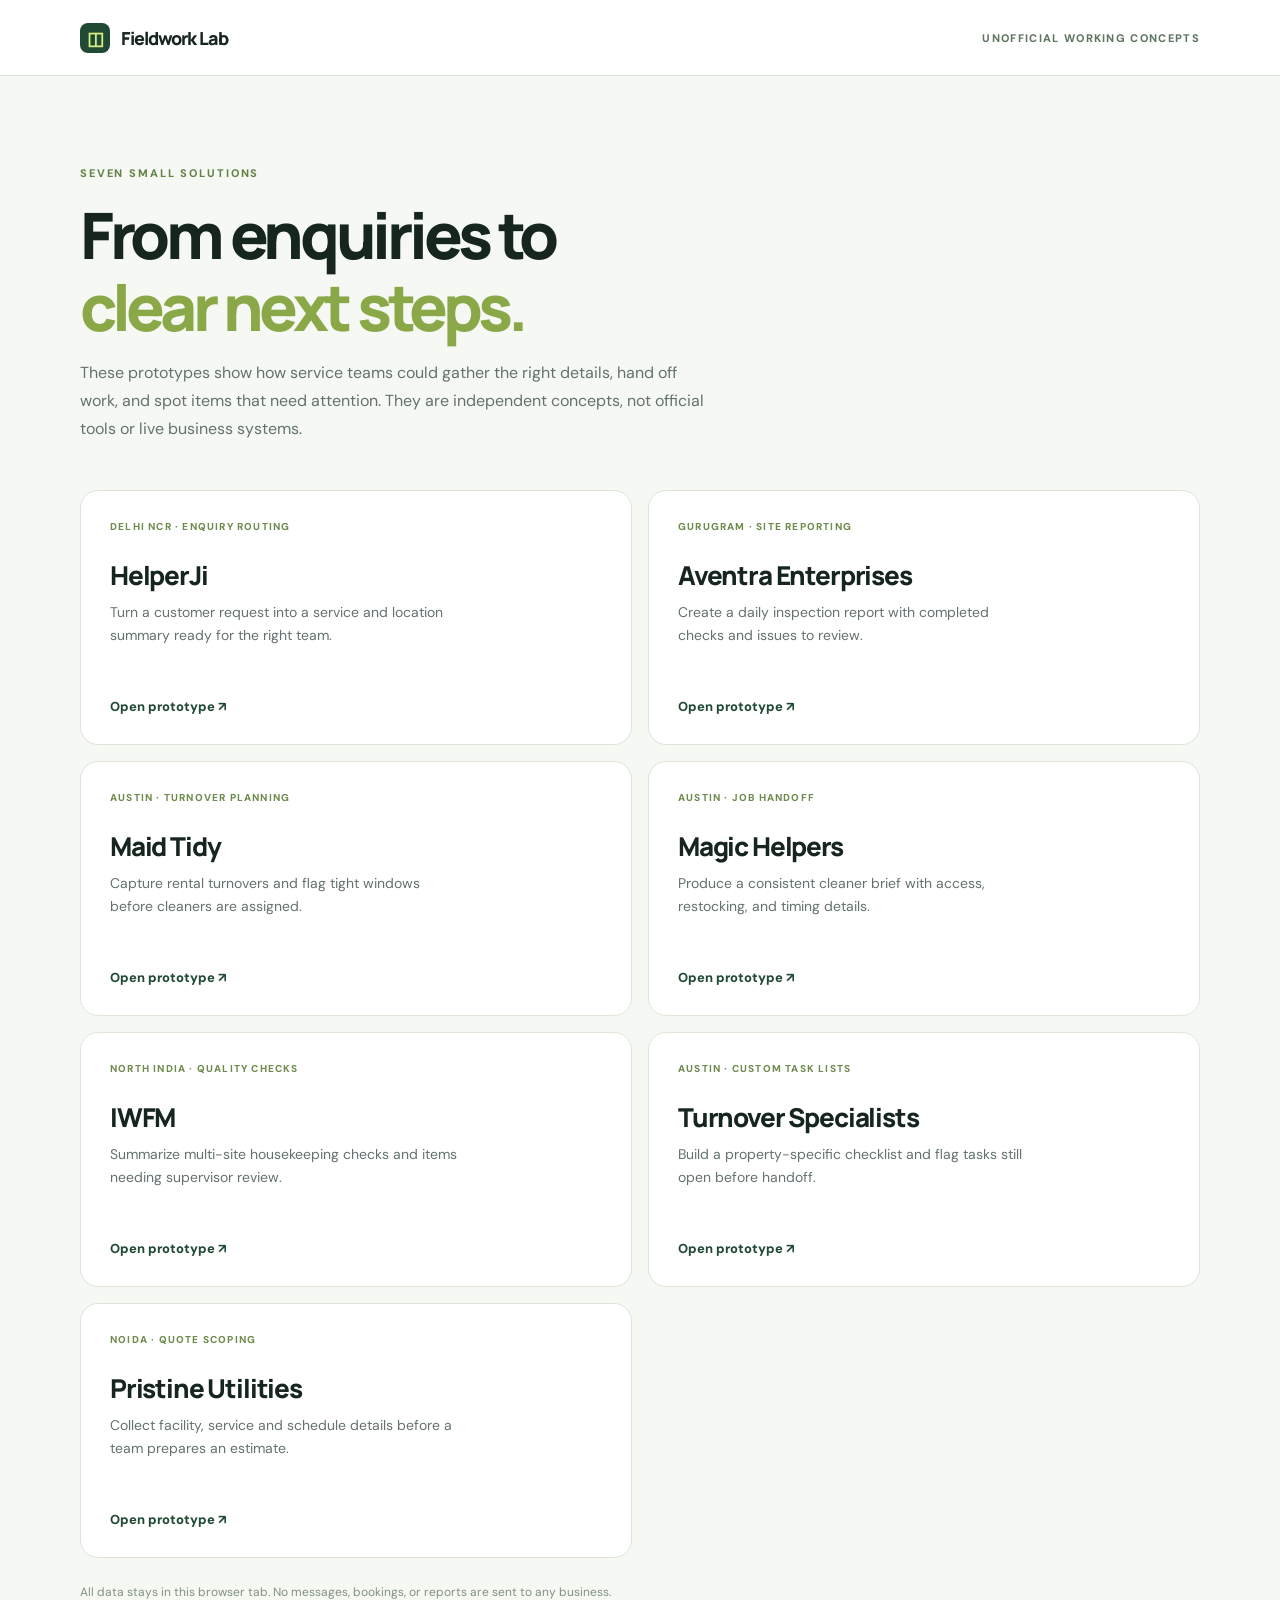
<file: index.html>
<!doctype html><html lang="en"><head><meta charset="utf-8"><meta name="viewport" content="width=device-width,initial-scale=1"><meta name="robots" content="noindex"><title>Service operations concepts</title><link rel="stylesheet" href="style.css"></head><body><header class="top"><div class="shell nav"><a class="logo" href="index.html"><span class="logo-icon">◫</span> Fieldwork Lab</a><span class="top-tag">UNOFFICIAL WORKING CONCEPTS</span></div></header><main class="shell home"><span class="eyebrow">SEVEN SMALL SOLUTIONS</span><h1>From enquiries to<br><em>clear next steps.</em></h1><p class="lede">These prototypes show how service teams could gather the right details, hand off work, and spot items that need attention. They are independent concepts, not official tools or live business systems.</p><div class="card-grid"><a class="card" href="helperji.html"><span class="pill">DELHI NCR · ENQUIRY ROUTING</span><h2>HelperJi</h2><p>Turn a customer request into a service and location summary ready for the right team.</p><span class="card-link">Open prototype ↗</span></a><a class="card" href="aventra.html"><span class="pill">GURUGRAM · SITE REPORTING</span><h2>Aventra Enterprises</h2><p>Create a daily inspection report with completed checks and issues to review.</p><span class="card-link">Open prototype ↗</span></a><a class="card" href="maidtidy.html"><span class="pill">AUSTIN · TURNOVER PLANNING</span><h2>Maid Tidy</h2><p>Capture rental turnovers and flag tight windows before cleaners are assigned.</p><span class="card-link">Open prototype ↗</span></a><a class="card" href="magichelpers.html"><span class="pill">AUSTIN · JOB HANDOFF</span><h2>Magic Helpers</h2><p>Produce a consistent cleaner brief with access, restocking, and timing details.</p><span class="card-link">Open prototype ↗</span></a><a class="card" href="iwfm.html"><span class="pill">NORTH INDIA · QUALITY CHECKS</span><h2>IWFM</h2><p>Summarize multi-site housekeeping checks and items needing supervisor review.</p><span class="card-link">Open prototype ↗</span></a><a class="card" href="turnoverspecialists.html"><span class="pill">AUSTIN · CUSTOM TASK LISTS</span><h2>Turnover Specialists</h2><p>Build a property-specific checklist and flag tasks still open before handoff.</p><span class="card-link">Open prototype ↗</span></a><a class="card" href="pristine.html"><span class="pill">NOIDA · QUOTE SCOPING</span><h2>Pristine Utilities</h2><p>Collect facility, service and schedule details before a team prepares an estimate.</p><span class="card-link">Open prototype ↗</span></a></div><p class="fine">All data stays in this browser tab. No messages, bookings, or reports are sent to any business.</p></main></body></html>
</file>
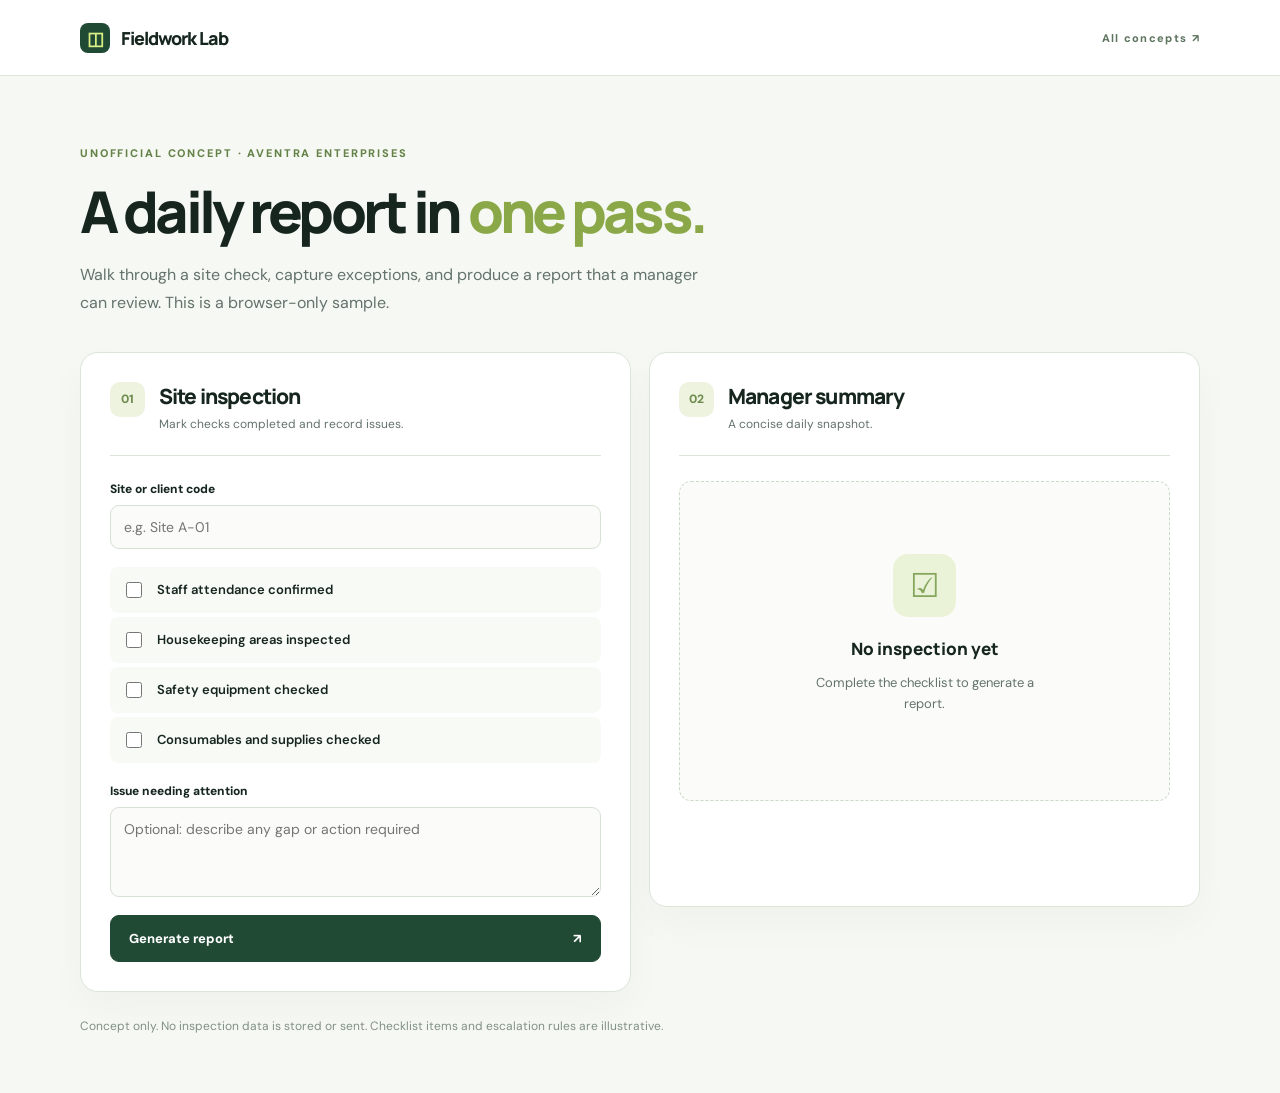
<file: aventra.html>
<!doctype html><html lang="en"><head><meta charset="utf-8"><meta name="viewport" content="width=device-width,initial-scale=1"><meta name="robots" content="noindex"><title>Aventra site reporting concept</title><link rel="stylesheet" href="style.css"></head><body data-demo="aventra"><header class="top"><div class="shell nav"><a class="logo" href="index.html"><span class="logo-icon">◫</span> Fieldwork Lab</a><a class="back" href="index.html">All concepts ↗</a></div></header><main class="shell app"><div class="intro"><span class="eyebrow">UNOFFICIAL CONCEPT · AVENTRA ENTERPRISES</span><h1>A daily report in <em>one pass.</em></h1><p>Walk through a site check, capture exceptions, and produce a report that a manager can review. This is a browser-only sample.</p></div><div class="workbench"><section class="panel"><div class="panel-head"><span class="step">01</span><div><h2>Site inspection</h2><p>Mark checks completed and record issues.</p></div></div><form id="aventra-form"><label for="a-site">Site or client code</label><input id="a-site" placeholder="e.g. Site A-01" maxlength="60" required><div class="checklist"><label class="check"><input type="checkbox" name="check" value="Staff attendance confirmed"><span>Staff attendance confirmed</span></label><label class="check"><input type="checkbox" name="check" value="Housekeeping areas inspected"><span>Housekeeping areas inspected</span></label><label class="check"><input type="checkbox" name="check" value="Safety equipment checked"><span>Safety equipment checked</span></label><label class="check"><input type="checkbox" name="check" value="Consumables and supplies checked"><span>Consumables and supplies checked</span></label></div><label for="a-issue">Issue needing attention</label><textarea id="a-issue" placeholder="Optional: describe any gap or action required" maxlength="400"></textarea><button class="primary" type="submit">Generate report <span>↗</span></button></form></section><section class="panel result-panel"><div class="panel-head"><span class="step">02</span><div><h2>Manager summary</h2><p>A concise daily snapshot.</p></div></div><div class="empty" id="a-empty"><span class="empty-icon">☑</span><strong>No inspection yet</strong><p>Complete the checklist to generate a report.</p></div><div id="a-result" class="result" hidden><div class="metric"><strong id="a-score"></strong><span>checks completed</span></div><p id="a-status" class="status"></p><div class="divider"></div><pre id="a-summary"></pre><button type="button" class="secondary copy" data-copy="a-summary">Copy report</button></div></section></div><p class="fine">Concept only. No inspection data is stored or sent. Checklist items and escalation rules are illustrative.</p></main><script src="app.js"></script></body></html>
</file>
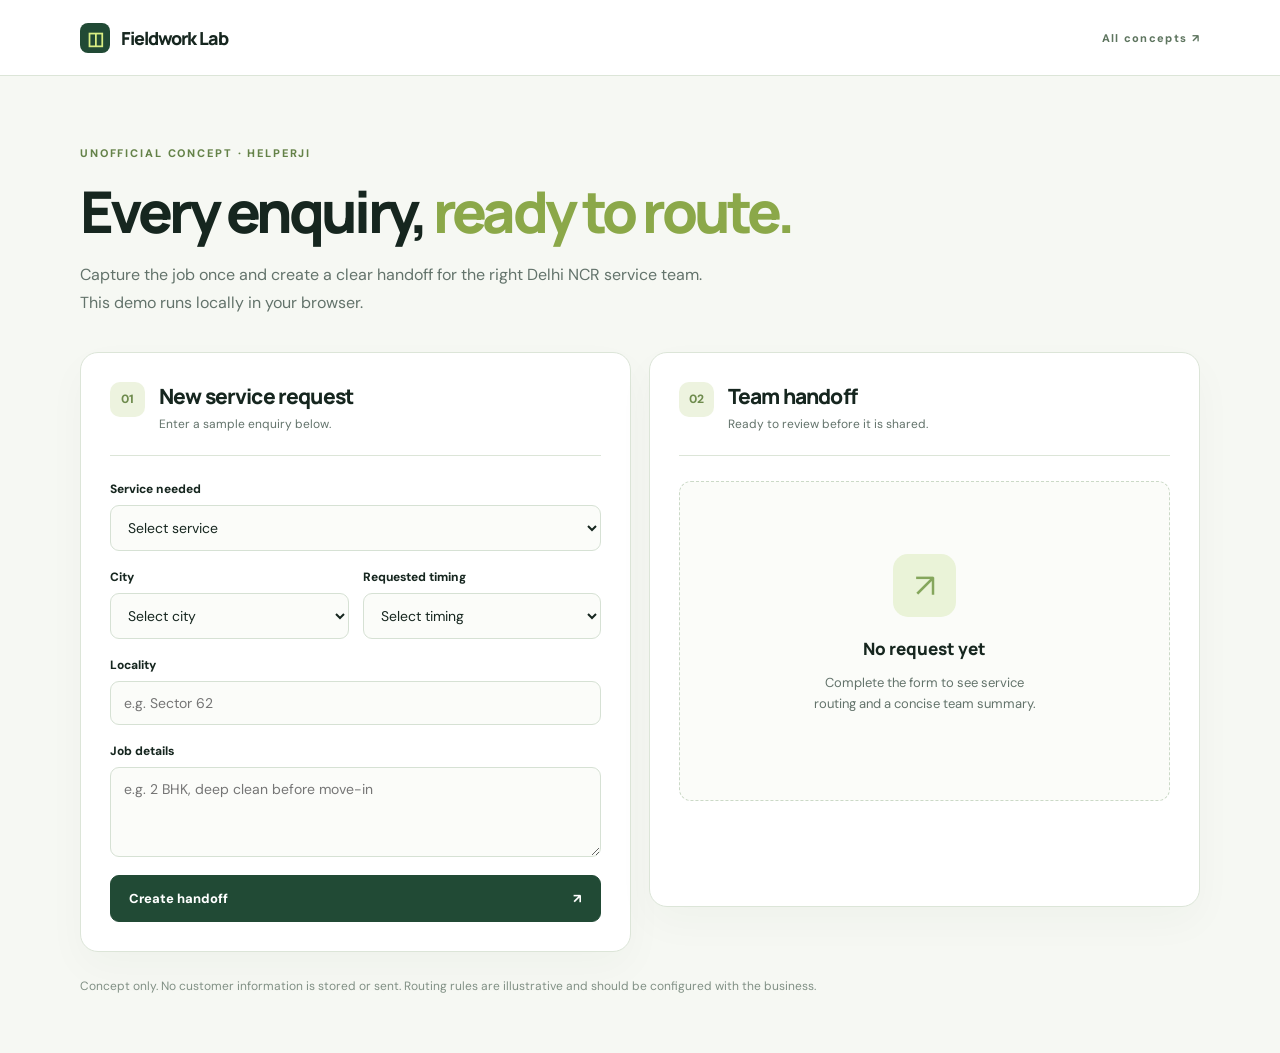
<file: helperji.html>
<!doctype html><html lang="en"><head><meta charset="utf-8"><meta name="viewport" content="width=device-width,initial-scale=1"><meta name="robots" content="noindex"><title>HelperJi enquiry routing concept</title><link rel="stylesheet" href="style.css"></head><body data-demo="helperji"><header class="top"><div class="shell nav"><a class="logo" href="index.html"><span class="logo-icon">◫</span> Fieldwork Lab</a><a class="back" href="index.html">All concepts ↗</a></div></header><main class="shell app"><div class="intro"><span class="eyebrow">UNOFFICIAL CONCEPT · HELPERJI</span><h1>Every enquiry, <em>ready to route.</em></h1><p>Capture the job once and create a clear handoff for the right Delhi NCR service team. This demo runs locally in your browser.</p></div><div class="workbench"><section class="panel"><div class="panel-head"><span class="step">01</span><div><h2>New service request</h2><p>Enter a sample enquiry below.</p></div></div><form id="helperji-form"><label for="h-service">Service needed</label><select id="h-service" required><option value="">Select service</option><option>Home deep cleaning</option><option>Office cleaning</option><option>Sofa cleaning</option><option>Kitchen and bathroom cleaning</option></select><div class="form-row"><div><label for="h-city">City</label><select id="h-city" required><option value="">Select city</option><option>Noida</option><option>Delhi</option><option>Gurugram</option><option>Ghaziabad</option><option>Greater Noida</option><option>Faridabad</option></select></div><div><label for="h-when">Requested timing</label><select id="h-when" required><option value="">Select timing</option><option>Today</option><option>This week</option><option>Flexible</option></select></div></div><label for="h-area">Locality</label><input id="h-area" placeholder="e.g. Sector 62" maxlength="60" required><label for="h-details">Job details</label><textarea id="h-details" placeholder="e.g. 2 BHK, deep clean before move-in" maxlength="350" required></textarea><button class="primary" type="submit">Create handoff <span>↗</span></button></form></section><section class="panel result-panel"><div class="panel-head"><span class="step">02</span><div><h2>Team handoff</h2><p>Ready to review before it is shared.</p></div></div><div class="empty" id="h-empty"><span class="empty-icon">↗</span><strong>No request yet</strong><p>Complete the form to see service routing and a concise team summary.</p></div><div id="h-result" class="result" hidden><div class="result-kicker">ROUTING SUGGESTION</div><h3 id="h-route"></h3><p id="h-priority" class="status"></p><div class="divider"></div><pre id="h-summary"></pre><button type="button" class="secondary copy" data-copy="h-summary">Copy summary</button></div></section></div><p class="fine">Concept only. No customer information is stored or sent. Routing rules are illustrative and should be configured with the business.</p></main><script src="app.js"></script></body></html>
</file>
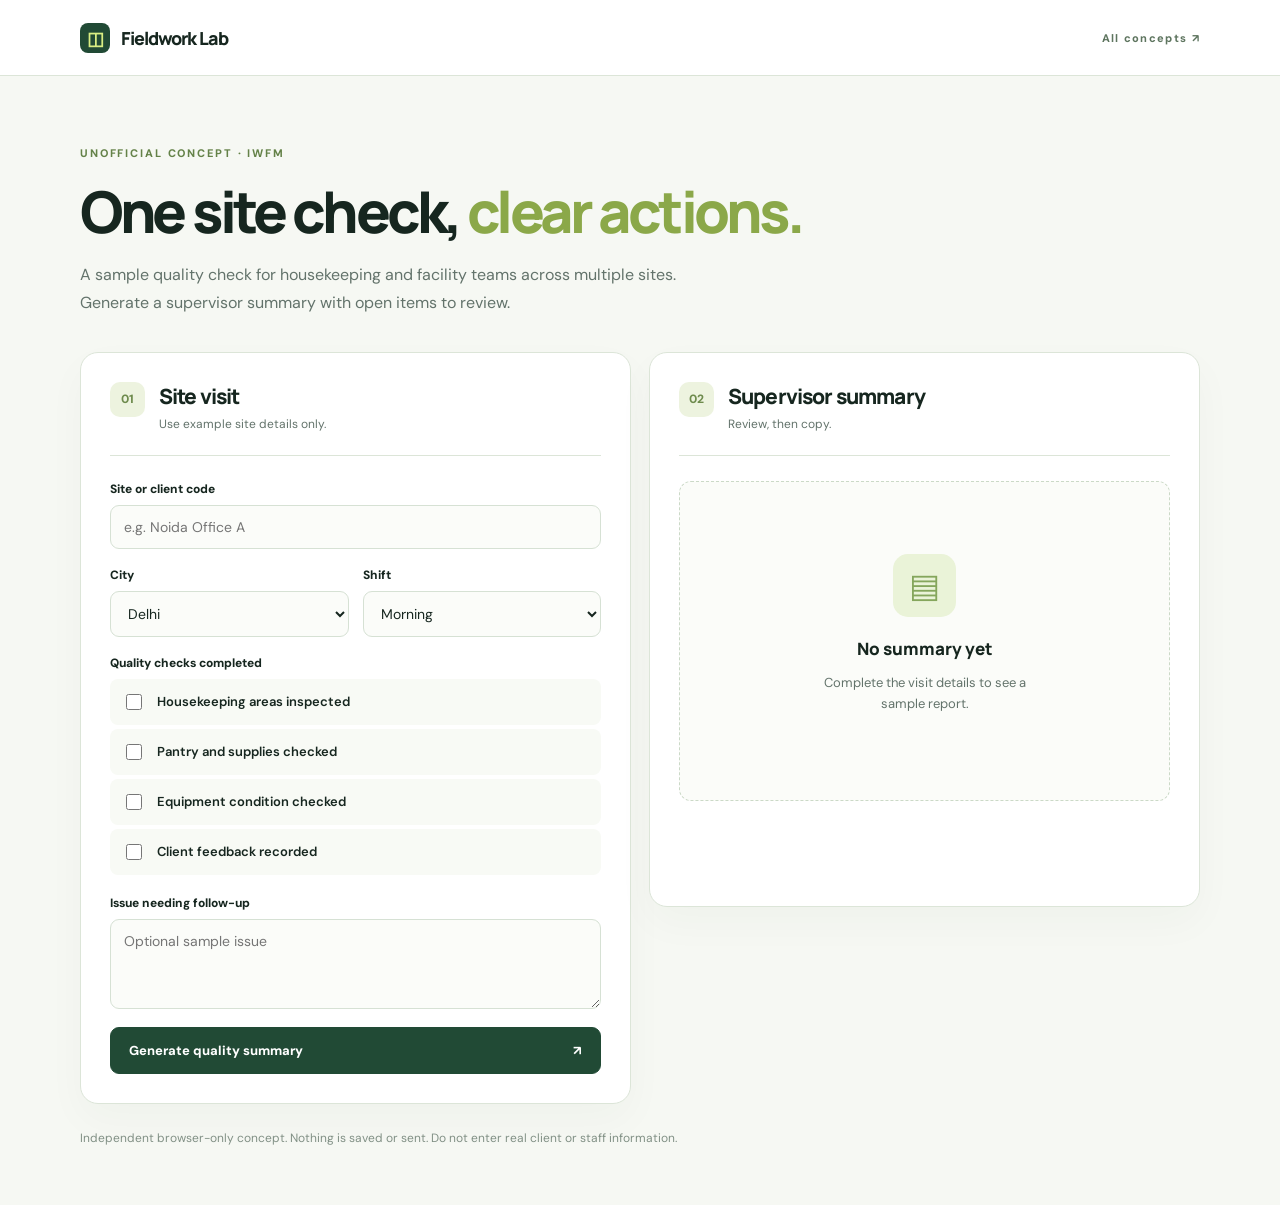
<file: iwfm.html>
<!doctype html>
<html lang="en"><head><meta charset="utf-8"><meta name="viewport" content="width=device-width,initial-scale=1"><meta name="robots" content="noindex"><title>IWFM quality check concept</title><link rel="stylesheet" href="style.css"></head>
<body data-demo="iwfm"><header class="top"><div class="shell nav"><a class="logo" href="index.html"><span class="logo-icon">◫</span> Fieldwork Lab</a><a class="back" href="index.html">All concepts ↗</a></div></header>
<main class="shell app"><div class="intro"><span class="eyebrow">UNOFFICIAL CONCEPT · IWFM</span><h1>One site check, <em>clear actions.</em></h1><p>A sample quality check for housekeeping and facility teams across multiple sites. Generate a supervisor summary with open items to review.</p></div>
<div class="workbench"><section class="panel"><div class="panel-head"><span class="step">01</span><div><h2>Site visit</h2><p>Use example site details only.</p></div></div><form id="iwfm-form"><label for="i-site">Site or client code</label><input id="i-site" maxlength="70" placeholder="e.g. Noida Office A" required><div class="form-row"><div><label for="i-city">City</label><select id="i-city"><option>Delhi</option><option>Noida</option><option>Gurugram</option><option>Chandigarh</option></select></div><div><label for="i-shift">Shift</label><select id="i-shift"><option>Morning</option><option>Afternoon</option><option>Evening</option></select></div></div><label>Quality checks completed</label><div class="checklist"><label class="check"><input type="checkbox" name="icheck" value="Housekeeping areas inspected">Housekeeping areas inspected</label><label class="check"><input type="checkbox" name="icheck" value="Pantry and supplies checked">Pantry and supplies checked</label><label class="check"><input type="checkbox" name="icheck" value="Equipment condition checked">Equipment condition checked</label><label class="check"><input type="checkbox" name="icheck" value="Client feedback recorded">Client feedback recorded</label></div><label for="i-issue">Issue needing follow-up</label><textarea id="i-issue" maxlength="350" placeholder="Optional sample issue"></textarea><button class="primary" type="submit">Generate quality summary <span>↗</span></button></form></section>
<section class="panel result-panel"><div class="panel-head"><span class="step">02</span><div><h2>Supervisor summary</h2><p>Review, then copy.</p></div></div><div class="empty" id="i-empty"><span class="empty-icon">▤</span><strong>No summary yet</strong><p>Complete the visit details to see a sample report.</p></div><div id="i-result" class="result" hidden><span class="result-kicker">COMPLETION</span><div class="metric"><strong id="i-score"></strong><span>checks</span></div><p class="status" id="i-status"></p><div class="divider"></div><pre id="i-summary"></pre><button type="button" class="secondary copy" data-copy="i-summary">Copy summary</button></div></section></div><p class="fine">Independent browser-only concept. Nothing is saved or sent. Do not enter real client or staff information.</p></main><script src="app.js"></script></body></html>
</file>
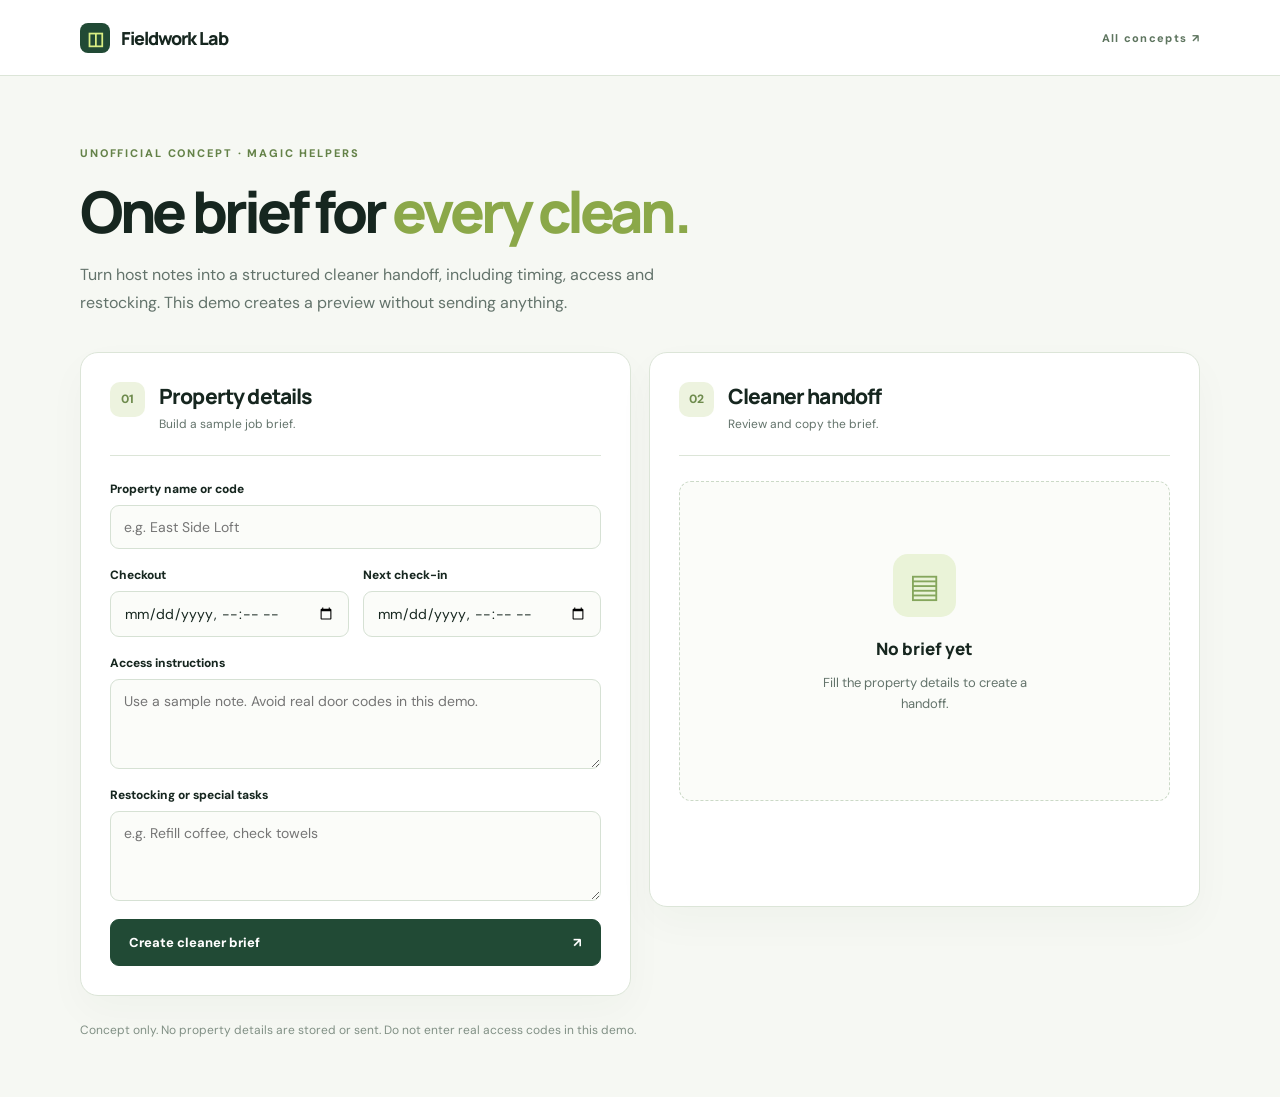
<file: magichelpers.html>
<!doctype html><html lang="en"><head><meta charset="utf-8"><meta name="viewport" content="width=device-width,initial-scale=1"><meta name="robots" content="noindex"><title>Magic Helpers job handoff concept</title><link rel="stylesheet" href="style.css"></head><body data-demo="magichelpers"><header class="top"><div class="shell nav"><a class="logo" href="index.html"><span class="logo-icon">◫</span> Fieldwork Lab</a><a class="back" href="index.html">All concepts ↗</a></div></header><main class="shell app"><div class="intro"><span class="eyebrow">UNOFFICIAL CONCEPT · MAGIC HELPERS</span><h1>One brief for <em>every clean.</em></h1><p>Turn host notes into a structured cleaner handoff, including timing, access and restocking. This demo creates a preview without sending anything.</p></div><div class="workbench"><section class="panel"><div class="panel-head"><span class="step">01</span><div><h2>Property details</h2><p>Build a sample job brief.</p></div></div><form id="magic-form"><label for="g-property">Property name or code</label><input id="g-property" placeholder="e.g. East Side Loft" maxlength="65" required><div class="form-row"><div><label for="g-checkout">Checkout</label><input id="g-checkout" type="datetime-local" required></div><div><label for="g-checkin">Next check-in</label><input id="g-checkin" type="datetime-local" required></div></div><label for="g-access">Access instructions</label><textarea id="g-access" placeholder="Use a sample note. Avoid real door codes in this demo." maxlength="300" required></textarea><label for="g-restock">Restocking or special tasks</label><textarea id="g-restock" placeholder="e.g. Refill coffee, check towels" maxlength="300"></textarea><button class="primary" type="submit">Create cleaner brief <span>↗</span></button></form></section><section class="panel result-panel"><div class="panel-head"><span class="step">02</span><div><h2>Cleaner handoff</h2><p>Review and copy the brief.</p></div></div><div class="empty" id="g-empty"><span class="empty-icon">▤</span><strong>No brief yet</strong><p>Fill the property details to create a handoff.</p></div><div id="g-result" class="result" hidden><p id="g-status" class="status"></p><pre id="g-summary"></pre><button type="button" class="secondary copy" data-copy="g-summary">Copy brief</button></div></section></div><p class="fine">Concept only. No property details are stored or sent. Do not enter real access codes in this demo.</p></main><script src="app.js"></script></body></html>
</file>
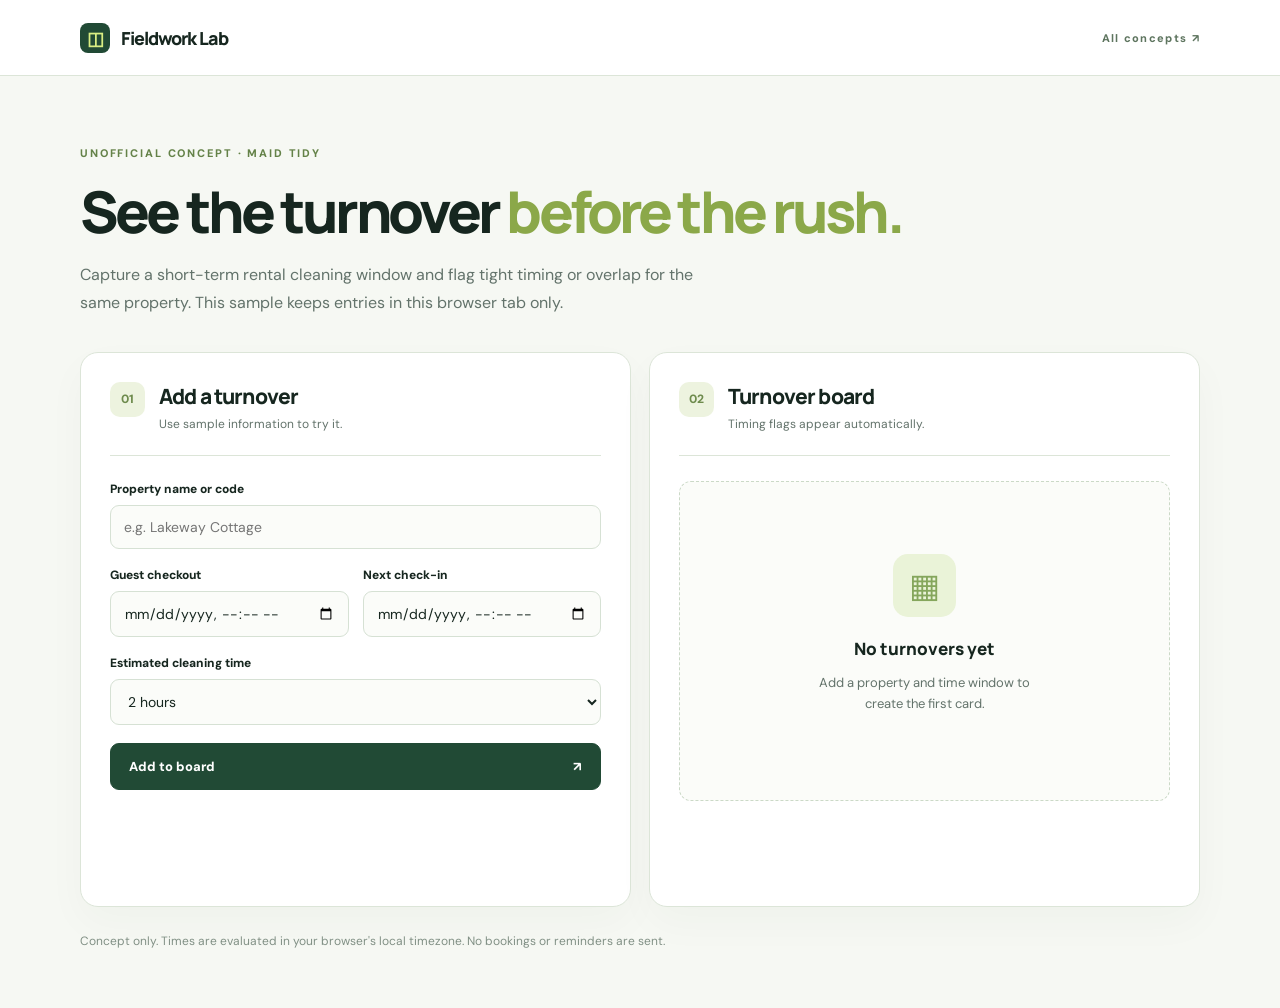
<file: maidtidy.html>
<!doctype html><html lang="en"><head><meta charset="utf-8"><meta name="viewport" content="width=device-width,initial-scale=1"><meta name="robots" content="noindex"><title>Maid Tidy turnover planning concept</title><link rel="stylesheet" href="style.css"></head><body data-demo="maidtidy"><header class="top"><div class="shell nav"><a class="logo" href="index.html"><span class="logo-icon">◫</span> Fieldwork Lab</a><a class="back" href="index.html">All concepts ↗</a></div></header><main class="shell app"><div class="intro"><span class="eyebrow">UNOFFICIAL CONCEPT · MAID TIDY</span><h1>See the turnover <em>before the rush.</em></h1><p>Capture a short-term rental cleaning window and flag tight timing or overlap for the same property. This sample keeps entries in this browser tab only.</p></div><div class="workbench"><section class="panel"><div class="panel-head"><span class="step">01</span><div><h2>Add a turnover</h2><p>Use sample information to try it.</p></div></div><form id="maidtidy-form"><label for="m-property">Property name or code</label><input id="m-property" placeholder="e.g. Lakeway Cottage" maxlength="65" required><div class="form-row"><div><label for="m-out">Guest checkout</label><input id="m-out" type="datetime-local" required></div><div><label for="m-in">Next check-in</label><input id="m-in" type="datetime-local" required></div></div><label for="m-clean">Estimated cleaning time</label><select id="m-clean"><option value="2">2 hours</option><option value="3">3 hours</option><option value="4">4 hours</option><option value="5">5 hours</option></select><button class="primary" type="submit">Add to board <span>↗</span></button></form></section><section class="panel result-panel"><div class="panel-head"><span class="step">02</span><div><h2>Turnover board</h2><p>Timing flags appear automatically.</p></div></div><div class="empty" id="m-empty"><span class="empty-icon">▦</span><strong>No turnovers yet</strong><p>Add a property and time window to create the first card.</p></div><div id="m-board" class="board"></div><button id="m-clear" type="button" class="secondary" hidden>Clear demo entries</button></section></div><p class="fine">Concept only. Times are evaluated in your browser's local timezone. No bookings or reminders are sent.</p></main><script src="app.js"></script></body></html>
</file>
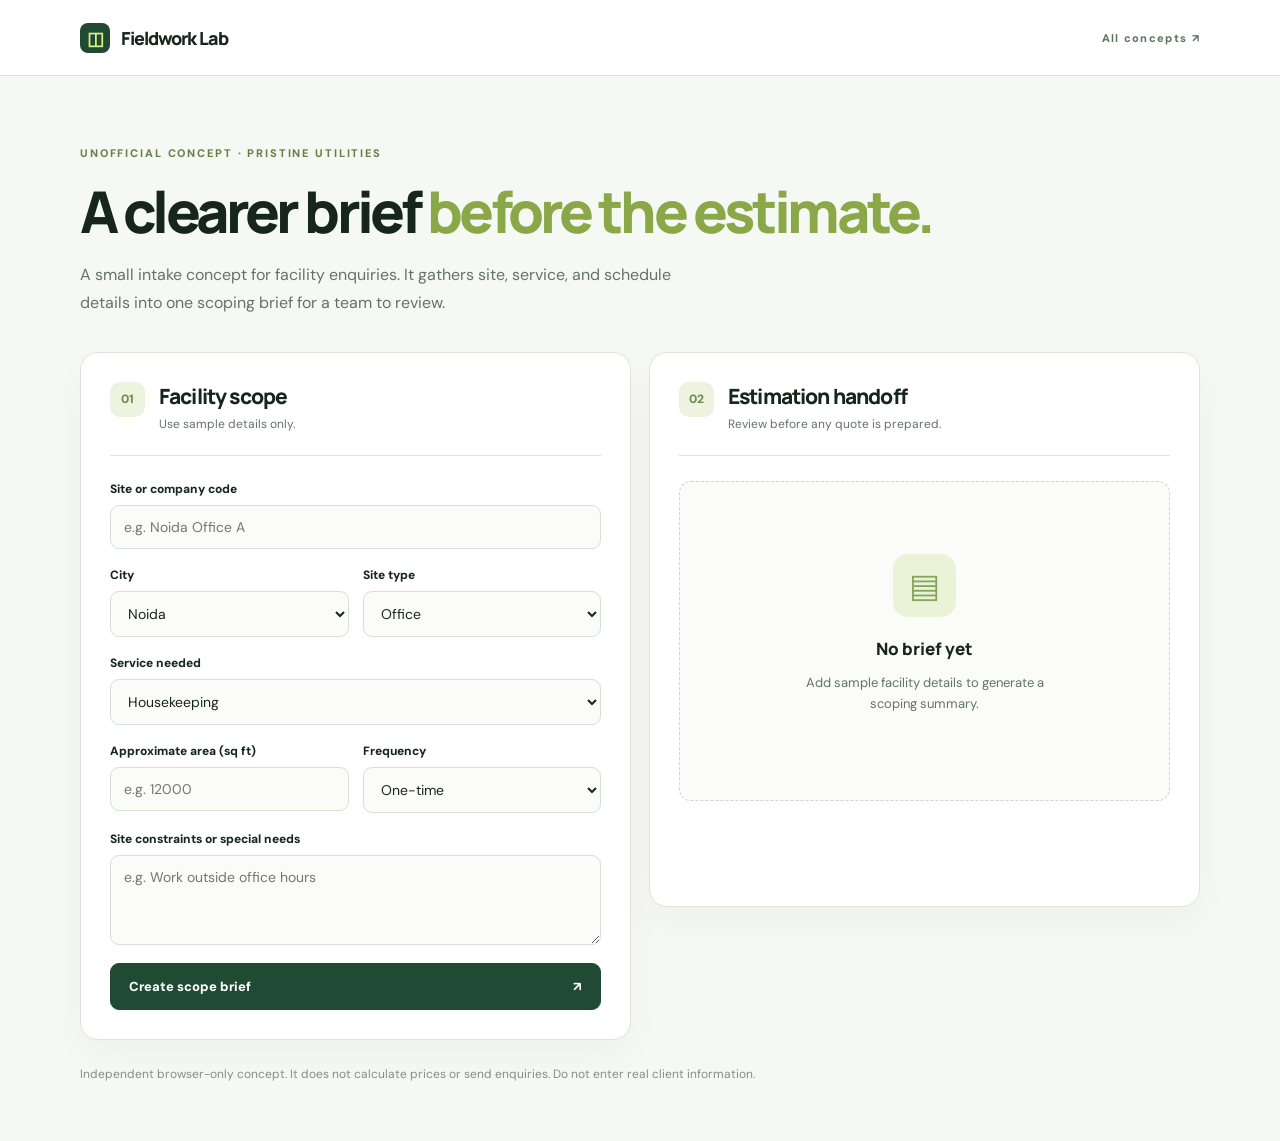
<file: pristine.html>
<!doctype html>
<html lang="en"><head><meta charset="utf-8"><meta name="viewport" content="width=device-width,initial-scale=1"><meta name="robots" content="noindex"><title>Pristine Utilities scope brief concept</title><link rel="stylesheet" href="style.css"></head>
<body data-demo="pristine"><header class="top"><div class="shell nav"><a class="logo" href="index.html"><span class="logo-icon">◫</span> Fieldwork Lab</a><a class="back" href="index.html">All concepts ↗</a></div></header>
<main class="shell app"><div class="intro"><span class="eyebrow">UNOFFICIAL CONCEPT · PRISTINE UTILITIES</span><h1>A clearer brief <em>before the estimate.</em></h1><p>A small intake concept for facility enquiries. It gathers site, service, and schedule details into one scoping brief for a team to review.</p></div>
<div class="workbench"><section class="panel"><div class="panel-head"><span class="step">01</span><div><h2>Facility scope</h2><p>Use sample details only.</p></div></div><form id="p-form"><label for="p-site">Site or company code</label><input id="p-site" maxlength="70" placeholder="e.g. Noida Office A" required><div class="form-row"><div><label for="p-city">City</label><select id="p-city"><option>Noida</option><option>New Delhi</option><option>Gurugram</option><option>Other</option></select></div><div><label for="p-type">Site type</label><select id="p-type"><option>Office</option><option>Residential complex</option><option>Retail</option><option>Other</option></select></div></div><label for="p-service">Service needed</label><select id="p-service"><option>Housekeeping</option><option>Deep cleaning</option><option>Electro-mechanical operations</option><option>Horticulture</option><option>Manpower outsourcing</option><option>Pest control</option><option>Other</option></select><div class="form-row"><div><label for="p-size">Approximate area (sq ft)</label><input id="p-size" type="number" min="1" max="10000000" placeholder="e.g. 12000" required></div><div><label for="p-frequency">Frequency</label><select id="p-frequency"><option>One-time</option><option>Daily</option><option>Weekly</option><option>Monthly</option></select></div></div><label for="p-notes">Site constraints or special needs</label><textarea id="p-notes" maxlength="350" placeholder="e.g. Work outside office hours"></textarea><button class="primary" type="submit">Create scope brief <span>↗</span></button></form></section>
<section class="panel result-panel"><div class="panel-head"><span class="step">02</span><div><h2>Estimation handoff</h2><p>Review before any quote is prepared.</p></div></div><div class="empty" id="p-empty"><span class="empty-icon">▤</span><strong>No brief yet</strong><p>Add sample facility details to generate a scoping summary.</p></div><div id="p-result" class="result" hidden><p class="status" id="p-status"></p><pre id="p-summary"></pre><button type="button" class="secondary copy" data-copy="p-summary">Copy summary</button></div></section></div><p class="fine">Independent browser-only concept. It does not calculate prices or send enquiries. Do not enter real client information.</p></main><script src="app.js"></script></body></html>
</file>
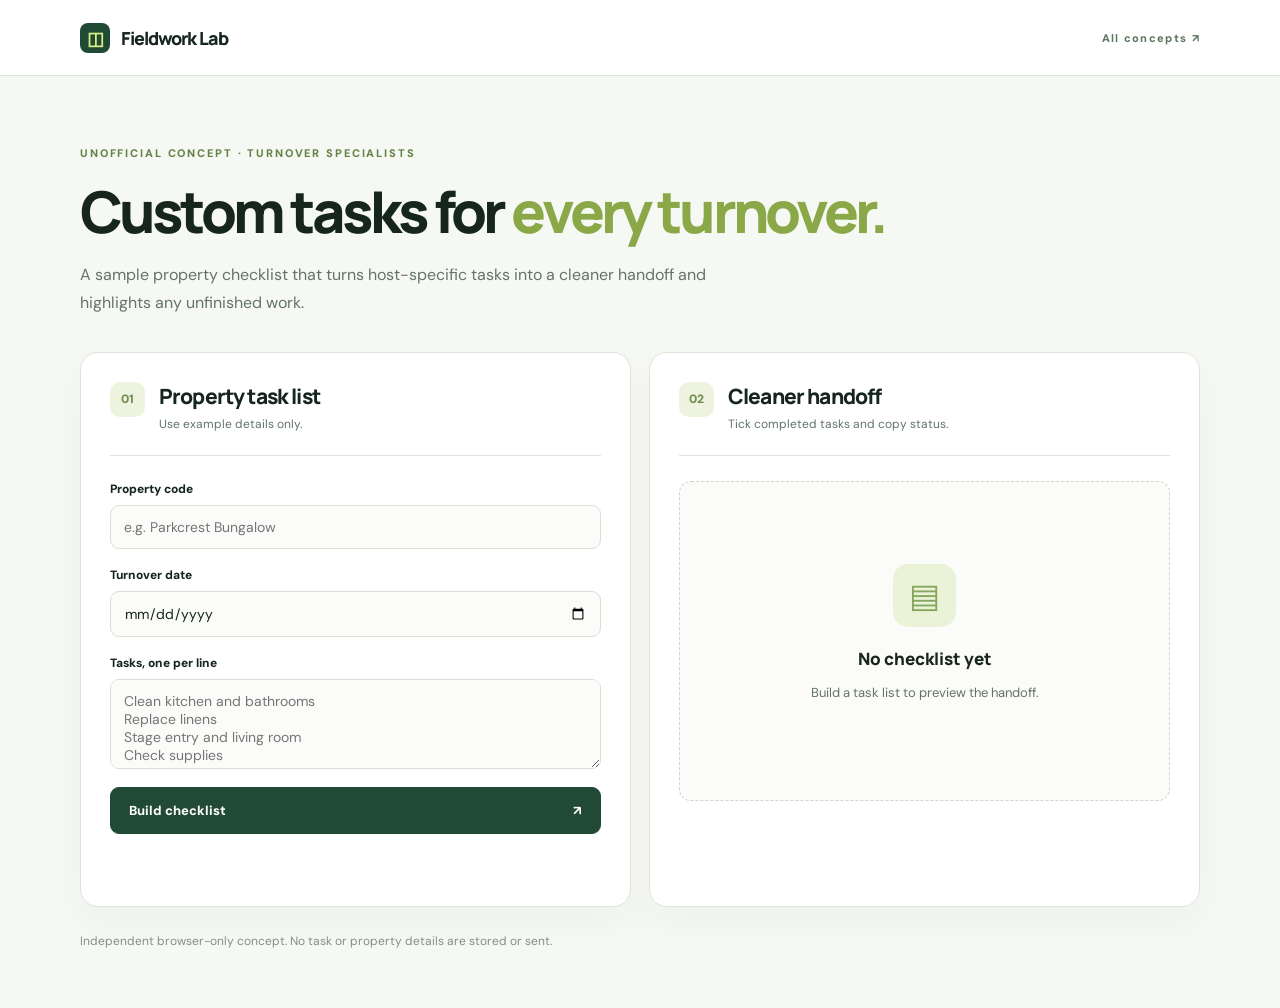
<file: turnoverspecialists.html>
<!doctype html>
<html lang="en"><head><meta charset="utf-8"><meta name="viewport" content="width=device-width,initial-scale=1"><meta name="robots" content="noindex"><title>Turnover Specialists task-list concept</title><link rel="stylesheet" href="style.css"></head>
<body data-demo="turnoverspecialists"><header class="top"><div class="shell nav"><a class="logo" href="index.html"><span class="logo-icon">◫</span> Fieldwork Lab</a><a class="back" href="index.html">All concepts ↗</a></div></header>
<main class="shell app"><div class="intro"><span class="eyebrow">UNOFFICIAL CONCEPT · TURNOVER SPECIALISTS</span><h1>Custom tasks for <em>every turnover.</em></h1><p>A sample property checklist that turns host-specific tasks into a cleaner handoff and highlights any unfinished work.</p></div>
<div class="workbench"><section class="panel"><div class="panel-head"><span class="step">01</span><div><h2>Property task list</h2><p>Use example details only.</p></div></div><form id="ts-form"><label for="ts-property">Property code</label><input id="ts-property" maxlength="70" placeholder="e.g. Parkcrest Bungalow" required><label for="ts-window">Turnover date</label><input id="ts-window" type="date" required><label for="ts-tasks">Tasks, one per line</label><textarea id="ts-tasks" maxlength="600" placeholder="Clean kitchen and bathrooms&#10;Replace linens&#10;Stage entry and living room&#10;Check supplies" required></textarea><button class="primary" type="submit">Build checklist <span>↗</span></button></form></section>
<section class="panel result-panel"><div class="panel-head"><span class="step">02</span><div><h2>Cleaner handoff</h2><p>Tick completed tasks and copy status.</p></div></div><div class="empty" id="ts-empty"><span class="empty-icon">▤</span><strong>No checklist yet</strong><p>Build a task list to preview the handoff.</p></div><div id="ts-result" class="result" hidden><div class="checklist" id="ts-checklist"></div><p class="status" id="ts-status"></p><pre id="ts-summary"></pre><button type="button" class="secondary copy" data-copy="ts-summary">Copy summary</button></div></section></div><p class="fine">Independent browser-only concept. No task or property details are stored or sent.</p></main><script src="app.js"></script></body></html>
</file>
<file: style.css>
@import url('https://fonts.googleapis.com/css2?family=DM+Sans:wght@400;500;600;700&family=Manrope:wght@400;500;600;700;800&display=swap');
:root{--ink:#16261f;--muted:#63736b;--bg:#f6f8f3;--line:#dce5d8;--green:#214a35;--lime:#d9ee83}*{box-sizing:border-box}body{margin:0;background:var(--bg);color:var(--ink);font-family:'DM Sans',Arial,sans-serif}a{text-decoration:none;color:inherit}.shell{width:min(1120px,calc(100% - 40px));margin:auto}.top{background:#fff;border-bottom:1px solid var(--line)}.nav{height:75px;display:flex;align-items:center;justify-content:space-between}.logo{font:800 18px 'Manrope',sans-serif;letter-spacing:-.06em}.logo-icon{display:inline-grid;place-items:center;background:var(--green);color:var(--lime);width:30px;height:30px;border-radius:8px;margin-right:8px;letter-spacing:0}.top-tag,.back{font-size:11px;font-weight:800;letter-spacing:.12em;color:#5e755f}.back:hover{text-decoration:underline}.home{padding:85px 0 70px}.eyebrow{font-size:11px;font-weight:800;letter-spacing:.17em;color:#648248}.home h1,.intro h1{font:800 clamp(40px,5vw,67px)/1.12 'Manrope',sans-serif;letter-spacing:-.067em;margin:17px 0}.home h1 em,.intro h1 em{font-style:normal;color:#8ba849}.lede,.intro p{font-size:16px;line-height:1.75;color:var(--muted);max-width:630px}.card-grid{display:grid;grid-template-columns:repeat(2,1fr);gap:16px;margin-top:47px}.card{display:flex;flex-direction:column;background:white;border:1px solid var(--line);border-radius:18px;min-height:255px;padding:29px;transition:transform .15s,box-shadow .15s}.card:hover{transform:translateY(-3px);box-shadow:0 18px 40px #203a2520}.pill{font-size:10px;font-weight:800;letter-spacing:.12em;color:#6e8b4d}.card h2{font:800 26px 'Manrope',sans-serif;letter-spacing:-.045em;margin:24px 0 8px}.card p{font-size:14px;line-height:1.6;color:var(--muted);margin:0;max-width:350px}.card-link{font-size:13px;font-weight:800;color:var(--green);margin-top:auto;padding-top:25px}.fine{font-size:12px;line-height:1.6;color:#819085;margin-top:25px}.app{padding:65px 0 45px}.intro{margin-bottom:35px}.intro h1{font-size:clamp(37px,4.5vw,61px)}.intro p{margin:0}.workbench{display:grid;grid-template-columns:1fr 1fr;gap:18px;align-items:start}.panel{background:white;border:1px solid var(--line);border-radius:18px;padding:29px;min-height:555px;box-shadow:0 16px 40px #26402b08}.panel-head{display:flex;align-items:flex-start;gap:14px;border-bottom:1px solid var(--line);padding-bottom:23px;margin-bottom:25px}.step{display:grid;place-items:center;width:35px;height:35px;flex:none;border-radius:10px;background:#edf3df;color:#6e8b4d;font-weight:800;font-size:12px}.panel h2{font:800 21px 'Manrope',sans-serif;letter-spacing:-.04em;margin:0}.panel-head p{color:var(--muted);font-size:12px;margin:6px 0 0}.panel form{display:flex;flex-direction:column}.panel label{font-size:12px;font-weight:800;margin-bottom:8px}.panel input:not([type=checkbox]),.panel select,.panel textarea{font:14px 'DM Sans',Arial,sans-serif;color:var(--ink);width:100%;border:1px solid #d6e1d4;border-radius:9px;background:#fbfcf9;padding:12px 13px;margin-bottom:18px}.panel textarea{min-height:90px;resize:vertical}.panel input:focus,.panel select:focus,.panel textarea:focus{outline:2px solid #a6c277;outline-offset:1px}.form-row{display:grid;grid-template-columns:1fr 1fr;gap:14px}.form-row>div{display:flex;flex-direction:column}.primary,.secondary{font:800 13px 'DM Sans',Arial,sans-serif;border-radius:9px;padding:14px 18px;cursor:pointer}.primary{background:var(--green);color:white;border:1px solid var(--green);display:flex;justify-content:space-between;align-items:center}.primary:hover{background:#356149}.secondary{background:#f5f8ef;color:var(--green);border:1px solid #cfdfc0}.secondary:hover{background:#eaf2de}.empty{border:1px dashed #cbd9c7;background:#fbfcf9;border-radius:12px;min-height:320px;display:flex;flex-direction:column;align-items:center;justify-content:center;text-align:center;padding:25px}.empty-icon{font-size:33px;color:#85a65c;border-radius:15px;background:#eaf3d8;width:63px;height:63px;display:grid;place-items:center;margin-bottom:20px}.empty strong{font:800 17px 'Manrope',sans-serif}.empty p{font-size:13px;color:var(--muted);line-height:1.6;max-width:240px}.result[hidden],.empty[hidden],.secondary[hidden]{display:none}.result-kicker{color:#708d51;font-size:10px;font-weight:800;letter-spacing:.12em}.result h3{font:800 22px 'Manrope',sans-serif;letter-spacing:-.03em;margin:9px 0}.status{display:inline-block;background:#eff4df;color:#53723b;border-radius:50px;padding:8px 11px;font-size:12px;font-weight:800}.status.alert{background:#fff1dc;color:#976719}.divider{height:1px;background:var(--line);margin:24px 0}.result pre{white-space:pre-wrap;overflow-wrap:anywhere;font:13px/1.7 'DM Sans',Arial,sans-serif;color:#405148;background:#f8faf5;border:1px solid #e5ede0;border-radius:10px;padding:18px}.metric{display:flex;align-items:baseline;gap:10px}.metric strong{font:800 45px 'Manrope',sans-serif;letter-spacing:-.05em}.metric span{color:var(--muted);font-size:13px}.checklist{display:flex;flex-direction:column;gap:4px;margin-bottom:20px}.check{display:flex;align-items:center;gap:12px;background:#f8faf5;padding:12px;border-radius:8px;font-size:13px!important;font-weight:600!important;margin:0!important}.check input{accent-color:var(--green);width:16px;height:16px}.board{display:flex;flex-direction:column;gap:12px}.job-card{border:1px solid var(--line);border-radius:12px;padding:17px;background:#fbfcf9}.job-card h3{font:800 17px 'Manrope',sans-serif;margin:0 0 8px}.job-card p{font-size:12px;color:var(--muted);margin:5px 0}.job-card .status{margin-top:9px}.board+.secondary{margin-top:20px}@media(max-width:780px){.workbench,.card-grid{grid-template-columns:1fr}.panel{min-height:0}.home{padding-top:60px}.app{padding-top:48px}}@media(max-width:480px){.shell{width:calc(100% - 28px)}.top-tag{display:none}.panel{padding:20px}.form-row{grid-template-columns:1fr}.home h1,.intro h1{font-size:40px}}
</file>
